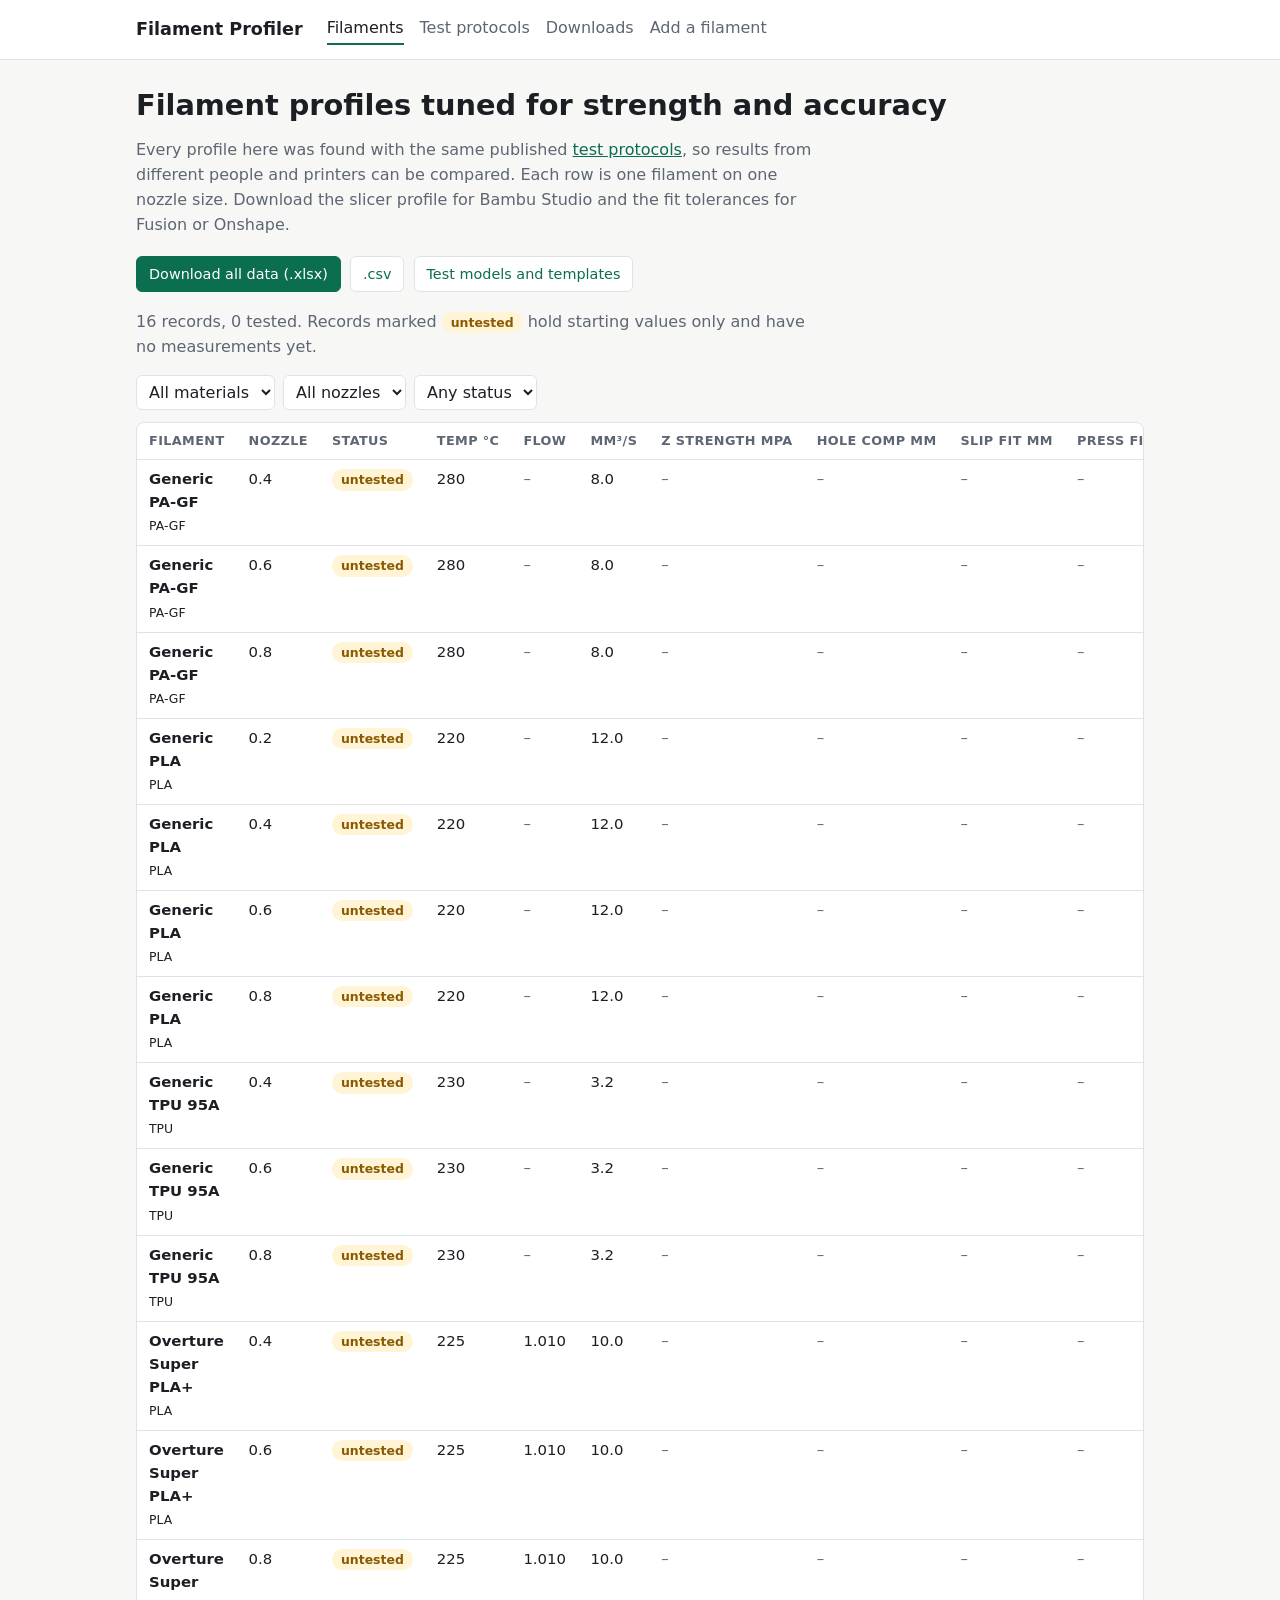
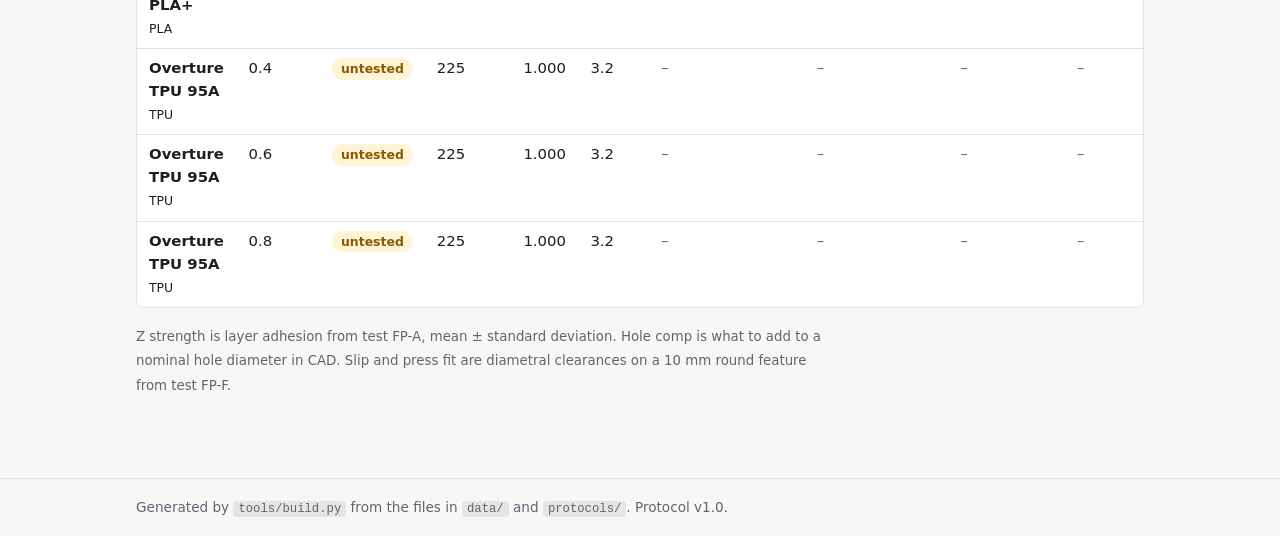
<file: docs/index.html>
<!doctype html>
<html lang="en"><head><meta charset="utf-8">
<meta name="viewport" content="width=device-width,initial-scale=1">
<title>Filaments · Filament Profiler</title>
<link rel="stylesheet" href="style.css"></head>
<body><header><div class="wrap"><a class="brand" href="index.html">Filament Profiler</a><nav><a href="index.html" class=on>Filaments</a><a href="protocols.html">Test protocols</a><a href="downloads.html">Downloads</a><a href="add.html">Add a filament</a></nav></div></header>
<main><div class="wrap">
<h1>Filament profiles tuned for strength and accuracy</h1>
<p class="lead">Every profile here was found with the same published <a href="protocols.html">test protocols</a>, so results from different people and printers can be compared. Each row is one filament on one nozzle size. Download the slicer profile for Bambu Studio and the fit tolerances for Fusion or Onshape.</p>
<p><a class="btn primary" href="downloads/exports/filament-profiler.xlsx" download>Download all data (.xlsx)</a>
<a class="btn" href="downloads/exports/filament-profiler.csv" download>.csv</a>
<a class="btn" href="downloads.html">Test models and templates</a></p>
<p class="lead">16 records, 0 tested. Records marked <span class="pill untested">untested</span> hold starting values only and have no measurements yet.</p>
<div class="filters">
<select id="fm" aria-label="Material"><option value="">All materials</option><option>PA-GF</option><option>PLA</option><option>TPU</option></select>
<select id="fn" aria-label="Nozzle"><option value="">All nozzles</option><option value="0.2">0.2 mm</option><option value="0.4">0.4 mm</option><option value="0.6">0.6 mm</option><option value="0.8">0.8 mm</option></select>
<select id="fs" aria-label="Status"><option value="">Any status</option><option>tested</option><option>untested</option></select>
</div>
<div class="tablewrap"><table id="t"><thead><tr><th>Filament</th><th>Nozzle</th><th>Status</th><th>Temp °C</th><th>Flow</th><th>mm³/s</th><th>Z strength MPa</th><th>Hole comp mm</th><th>Slip fit mm</th><th>Press fit mm</th><th>Downloads</th></tr></thead>
<tbody><tr data-mat="PA-GF" data-noz="0.4" data-status="untested"><td><strong>Generic PA-GF</strong><br><small>PA-GF</small></td><td class="num">0.4</td><td><span class="pill untested">untested</span></td><td class="num">280</td><td class="num"><span class="empty">–</span></td><td class="num">8.0</td><td class="num"><span class="empty">–</span></td><td class="num"><span class="empty">–</span></td><td class="num"><span class="empty">–</span></td><td class="num"><span class="empty">–</span></td><td><a class="btn" href="downloads/exports/bambu/generic-pa-gf__0.4.json" download>Slicer profile</a></td></tr><tr data-mat="PA-GF" data-noz="0.6" data-status="untested"><td><strong>Generic PA-GF</strong><br><small>PA-GF</small></td><td class="num">0.6</td><td><span class="pill untested">untested</span></td><td class="num">280</td><td class="num"><span class="empty">–</span></td><td class="num">8.0</td><td class="num"><span class="empty">–</span></td><td class="num"><span class="empty">–</span></td><td class="num"><span class="empty">–</span></td><td class="num"><span class="empty">–</span></td><td><a class="btn" href="downloads/exports/bambu/generic-pa-gf__0.6.json" download>Slicer profile</a></td></tr><tr data-mat="PA-GF" data-noz="0.8" data-status="untested"><td><strong>Generic PA-GF</strong><br><small>PA-GF</small></td><td class="num">0.8</td><td><span class="pill untested">untested</span></td><td class="num">280</td><td class="num"><span class="empty">–</span></td><td class="num">8.0</td><td class="num"><span class="empty">–</span></td><td class="num"><span class="empty">–</span></td><td class="num"><span class="empty">–</span></td><td class="num"><span class="empty">–</span></td><td><a class="btn" href="downloads/exports/bambu/generic-pa-gf__0.8.json" download>Slicer profile</a></td></tr><tr data-mat="PLA" data-noz="0.2" data-status="untested"><td><strong>Generic PLA</strong><br><small>PLA</small></td><td class="num">0.2</td><td><span class="pill untested">untested</span></td><td class="num">220</td><td class="num"><span class="empty">–</span></td><td class="num">12.0</td><td class="num"><span class="empty">–</span></td><td class="num"><span class="empty">–</span></td><td class="num"><span class="empty">–</span></td><td class="num"><span class="empty">–</span></td><td><a class="btn" href="downloads/exports/bambu/generic-pla__0.2.json" download>Slicer profile</a></td></tr><tr data-mat="PLA" data-noz="0.4" data-status="untested"><td><strong>Generic PLA</strong><br><small>PLA</small></td><td class="num">0.4</td><td><span class="pill untested">untested</span></td><td class="num">220</td><td class="num"><span class="empty">–</span></td><td class="num">12.0</td><td class="num"><span class="empty">–</span></td><td class="num"><span class="empty">–</span></td><td class="num"><span class="empty">–</span></td><td class="num"><span class="empty">–</span></td><td><a class="btn" href="downloads/exports/bambu/generic-pla__0.4.json" download>Slicer profile</a></td></tr><tr data-mat="PLA" data-noz="0.6" data-status="untested"><td><strong>Generic PLA</strong><br><small>PLA</small></td><td class="num">0.6</td><td><span class="pill untested">untested</span></td><td class="num">220</td><td class="num"><span class="empty">–</span></td><td class="num">12.0</td><td class="num"><span class="empty">–</span></td><td class="num"><span class="empty">–</span></td><td class="num"><span class="empty">–</span></td><td class="num"><span class="empty">–</span></td><td><a class="btn" href="downloads/exports/bambu/generic-pla__0.6.json" download>Slicer profile</a></td></tr><tr data-mat="PLA" data-noz="0.8" data-status="untested"><td><strong>Generic PLA</strong><br><small>PLA</small></td><td class="num">0.8</td><td><span class="pill untested">untested</span></td><td class="num">220</td><td class="num"><span class="empty">–</span></td><td class="num">12.0</td><td class="num"><span class="empty">–</span></td><td class="num"><span class="empty">–</span></td><td class="num"><span class="empty">–</span></td><td class="num"><span class="empty">–</span></td><td><a class="btn" href="downloads/exports/bambu/generic-pla__0.8.json" download>Slicer profile</a></td></tr><tr data-mat="TPU" data-noz="0.4" data-status="untested"><td><strong>Generic TPU 95A</strong><br><small>TPU</small></td><td class="num">0.4</td><td><span class="pill untested">untested</span></td><td class="num">230</td><td class="num"><span class="empty">–</span></td><td class="num">3.2</td><td class="num"><span class="empty">–</span></td><td class="num"><span class="empty">–</span></td><td class="num"><span class="empty">–</span></td><td class="num"><span class="empty">–</span></td><td><a class="btn" href="downloads/exports/bambu/generic-tpu-95a__0.4.json" download>Slicer profile</a></td></tr><tr data-mat="TPU" data-noz="0.6" data-status="untested"><td><strong>Generic TPU 95A</strong><br><small>TPU</small></td><td class="num">0.6</td><td><span class="pill untested">untested</span></td><td class="num">230</td><td class="num"><span class="empty">–</span></td><td class="num">3.2</td><td class="num"><span class="empty">–</span></td><td class="num"><span class="empty">–</span></td><td class="num"><span class="empty">–</span></td><td class="num"><span class="empty">–</span></td><td><a class="btn" href="downloads/exports/bambu/generic-tpu-95a__0.6.json" download>Slicer profile</a></td></tr><tr data-mat="TPU" data-noz="0.8" data-status="untested"><td><strong>Generic TPU 95A</strong><br><small>TPU</small></td><td class="num">0.8</td><td><span class="pill untested">untested</span></td><td class="num">230</td><td class="num"><span class="empty">–</span></td><td class="num">3.2</td><td class="num"><span class="empty">–</span></td><td class="num"><span class="empty">–</span></td><td class="num"><span class="empty">–</span></td><td class="num"><span class="empty">–</span></td><td><a class="btn" href="downloads/exports/bambu/generic-tpu-95a__0.8.json" download>Slicer profile</a></td></tr><tr data-mat="PLA" data-noz="0.4" data-status="untested"><td><strong>Overture Super PLA+</strong><br><small>PLA</small></td><td class="num">0.4</td><td><span class="pill untested">untested</span></td><td class="num">225</td><td class="num">1.010</td><td class="num">10.0</td><td class="num"><span class="empty">–</span></td><td class="num"><span class="empty">–</span></td><td class="num"><span class="empty">–</span></td><td class="num"><span class="empty">–</span></td><td><a class="btn" href="downloads/exports/bambu/overture-super-pla-plus__0.4.json" download>Slicer profile</a></td></tr><tr data-mat="PLA" data-noz="0.6" data-status="untested"><td><strong>Overture Super PLA+</strong><br><small>PLA</small></td><td class="num">0.6</td><td><span class="pill untested">untested</span></td><td class="num">225</td><td class="num">1.010</td><td class="num">10.0</td><td class="num"><span class="empty">–</span></td><td class="num"><span class="empty">–</span></td><td class="num"><span class="empty">–</span></td><td class="num"><span class="empty">–</span></td><td><a class="btn" href="downloads/exports/bambu/overture-super-pla-plus__0.6.json" download>Slicer profile</a></td></tr><tr data-mat="PLA" data-noz="0.8" data-status="untested"><td><strong>Overture Super PLA+</strong><br><small>PLA</small></td><td class="num">0.8</td><td><span class="pill untested">untested</span></td><td class="num">225</td><td class="num">1.010</td><td class="num">10.0</td><td class="num"><span class="empty">–</span></td><td class="num"><span class="empty">–</span></td><td class="num"><span class="empty">–</span></td><td class="num"><span class="empty">–</span></td><td><a class="btn" href="downloads/exports/bambu/overture-super-pla-plus__0.8.json" download>Slicer profile</a></td></tr><tr data-mat="TPU" data-noz="0.4" data-status="untested"><td><strong>Overture TPU 95A</strong><br><small>TPU</small></td><td class="num">0.4</td><td><span class="pill untested">untested</span></td><td class="num">225</td><td class="num">1.000</td><td class="num">3.2</td><td class="num"><span class="empty">–</span></td><td class="num"><span class="empty">–</span></td><td class="num"><span class="empty">–</span></td><td class="num"><span class="empty">–</span></td><td><a class="btn" href="downloads/exports/bambu/overture-tpu-95a__0.4.json" download>Slicer profile</a></td></tr><tr data-mat="TPU" data-noz="0.6" data-status="untested"><td><strong>Overture TPU 95A</strong><br><small>TPU</small></td><td class="num">0.6</td><td><span class="pill untested">untested</span></td><td class="num">225</td><td class="num">1.000</td><td class="num">3.2</td><td class="num"><span class="empty">–</span></td><td class="num"><span class="empty">–</span></td><td class="num"><span class="empty">–</span></td><td class="num"><span class="empty">–</span></td><td><a class="btn" href="downloads/exports/bambu/overture-tpu-95a__0.6.json" download>Slicer profile</a></td></tr><tr data-mat="TPU" data-noz="0.8" data-status="untested"><td><strong>Overture TPU 95A</strong><br><small>TPU</small></td><td class="num">0.8</td><td><span class="pill untested">untested</span></td><td class="num">225</td><td class="num">1.000</td><td class="num">3.2</td><td class="num"><span class="empty">–</span></td><td class="num"><span class="empty">–</span></td><td class="num"><span class="empty">–</span></td><td class="num"><span class="empty">–</span></td><td><a class="btn" href="downloads/exports/bambu/overture-tpu-95a__0.8.json" download>Slicer profile</a></td></tr></tbody></table></div>
<p class="lead"><small>Z strength is layer adhesion from test FP-A, mean ± standard deviation. Hole comp is what to add to a nominal hole diameter in CAD. Slip and press fit are diametral clearances on a 10 mm round feature from test FP-F.</small></p>
<script>
const f=['fm','fn','fs'].map(i=>document.getElementById(i));
function go(){document.querySelectorAll('#t tbody tr').forEach(r=>{
r.hidden=(f[0].value&&r.dataset.mat!==f[0].value)||(f[1].value&&r.dataset.noz!==f[1].value)||(f[2].value&&r.dataset.status!==f[2].value)})}
f.forEach(e=>e.addEventListener('change',go));
</script></div></main>
<footer><div class="wrap">Generated by <code>tools/build.py</code> from the files in <code>data/</code> and <code>protocols/</code>. Protocol v1.0.</div></footer>
</body></html>
</file>
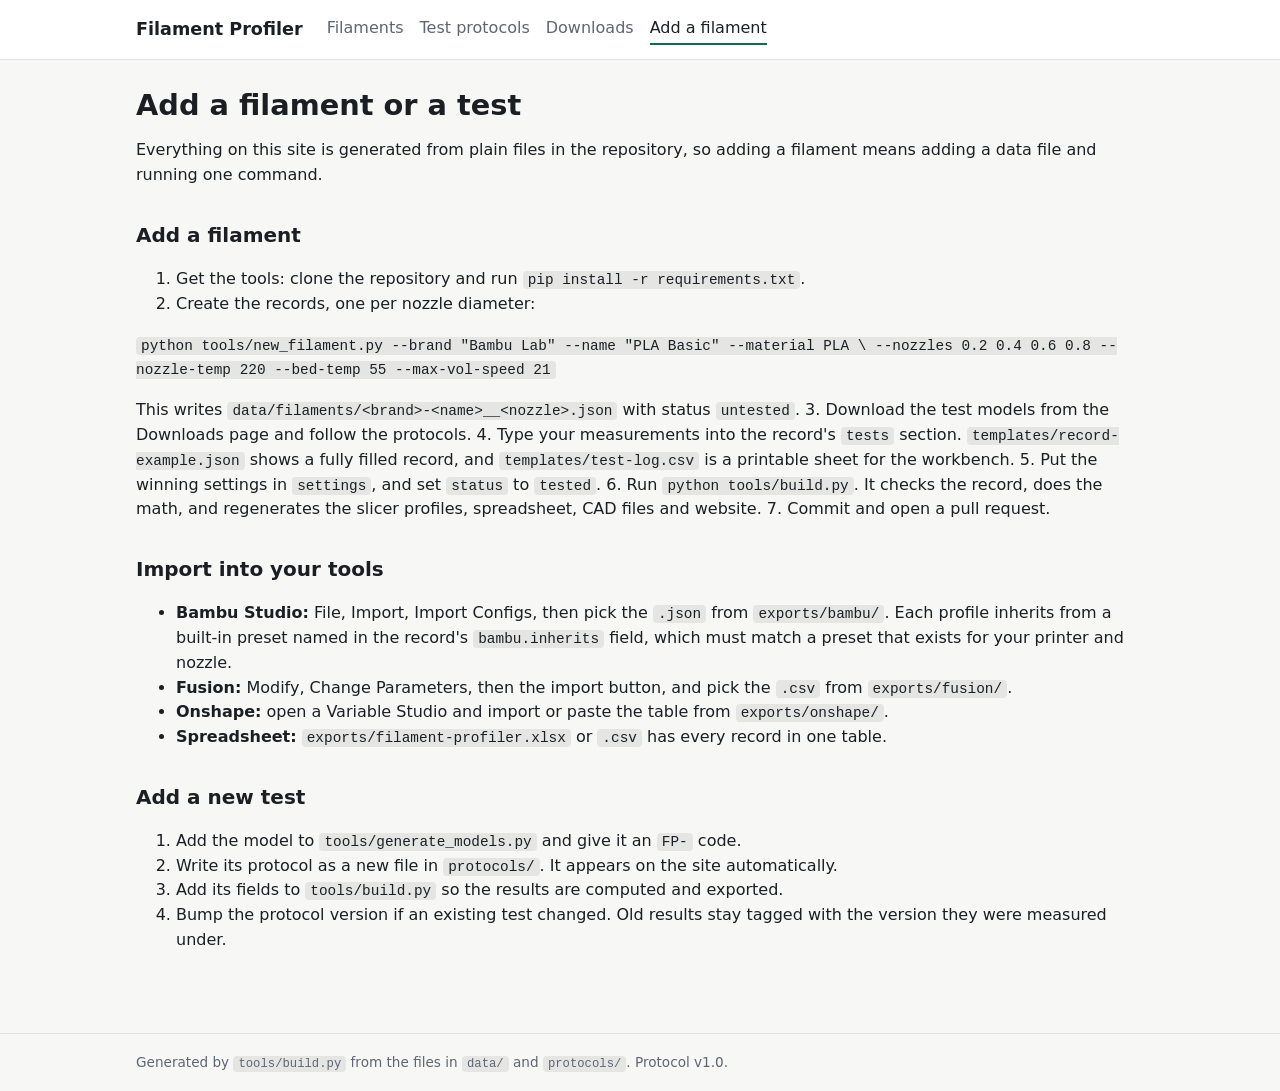
<file: docs/add.html>
<!doctype html>
<html lang="en"><head><meta charset="utf-8">
<meta name="viewport" content="width=device-width,initial-scale=1">
<title>Add a filament or a test · Filament Profiler</title>
<link rel="stylesheet" href="style.css"></head>
<body><header><div class="wrap"><a class="brand" href="index.html">Filament Profiler</a><nav><a href="index.html">Filaments</a><a href="protocols.html">Test protocols</a><a href="downloads.html">Downloads</a><a href="add.html" class=on>Add a filament</a></nav></div></header>
<main><div class="wrap"><h1>Add a filament or a test</h1>
<p>Everything on this site is generated from plain files in the repository, so adding a filament means adding a data file and running one command.</p>
<h2>Add a filament</h2>
<ol>
<li>Get the tools: clone the repository and run <code>pip install -r requirements.txt</code>.</li>
<li>Create the records, one per nozzle diameter:</li>
</ol>
<p><code>python tools/new_filament.py --brand "Bambu Lab" --name "PLA Basic" --material PLA \
       --nozzles 0.2 0.4 0.6 0.8 --nozzle-temp 220 --bed-temp 55 --max-vol-speed 21</code></p>
<p>This writes <code>data/filaments/&lt;brand&gt;-&lt;name&gt;__&lt;nozzle&gt;.json</code> with status <code>untested</code>.
3. Download the test models from the Downloads page and follow the protocols.
4. Type your measurements into the record's <code>tests</code> section. <code>templates/record-example.json</code> shows a fully filled record, and <code>templates/test-log.csv</code> is a printable sheet for the workbench.
5. Put the winning settings in <code>settings</code>, and set <code>status</code> to <code>tested</code>.
6. Run <code>python tools/build.py</code>. It checks the record, does the math, and regenerates the slicer profiles, spreadsheet, CAD files and website.
7. Commit and open a pull request.</p>
<h2>Import into your tools</h2>
<ul>
<li><strong>Bambu Studio:</strong> File, Import, Import Configs, then pick the <code>.json</code> from <code>exports/bambu/</code>. Each profile inherits from a built-in preset named in the record's <code>bambu.inherits</code> field, which must match a preset that exists for your printer and nozzle.</li>
<li><strong>Fusion:</strong> Modify, Change Parameters, then the import button, and pick the <code>.csv</code> from <code>exports/fusion/</code>.</li>
<li><strong>Onshape:</strong> open a Variable Studio and import or paste the table from <code>exports/onshape/</code>.</li>
<li><strong>Spreadsheet:</strong> <code>exports/filament-profiler.xlsx</code> or <code>.csv</code> has every record in one table.</li>
</ul>
<h2>Add a new test</h2>
<ol>
<li>Add the model to <code>tools/generate_models.py</code> and give it an <code>FP-</code> code.</li>
<li>Write its protocol as a new file in <code>protocols/</code>. It appears on the site automatically.</li>
<li>Add its fields to <code>tools/build.py</code> so the results are computed and exported.</li>
<li>Bump the protocol version if an existing test changed. Old results stay tagged with the version they were measured under.</li>
</ol></div></main>
<footer><div class="wrap">Generated by <code>tools/build.py</code> from the files in <code>data/</code> and <code>protocols/</code>. Protocol v1.0.</div></footer>
</body></html>
</file>
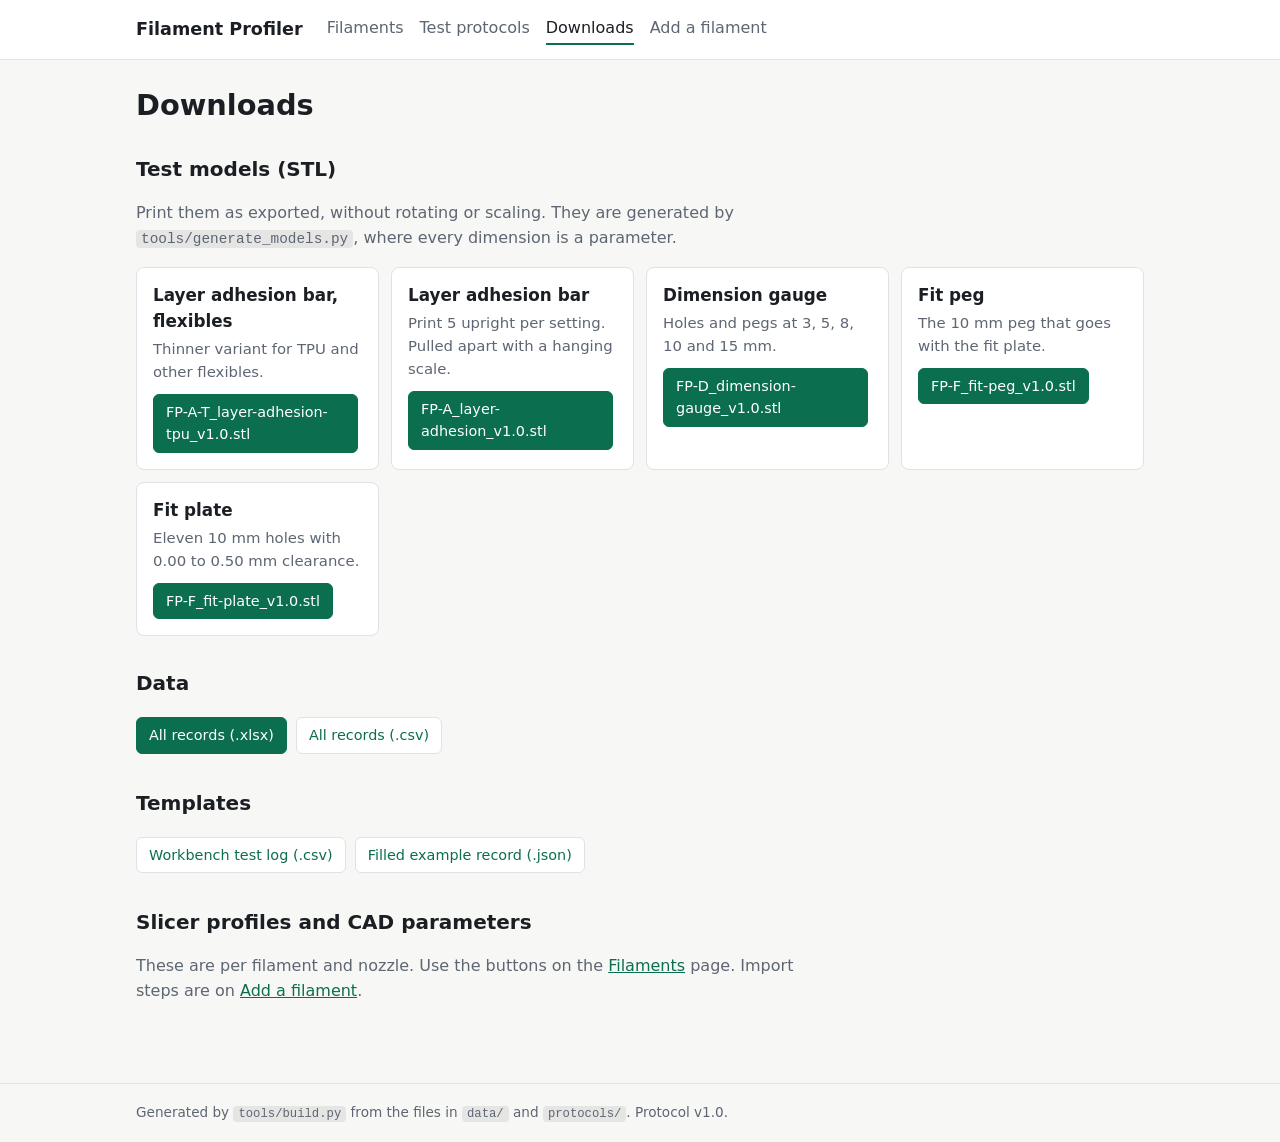
<file: docs/downloads.html>
<!doctype html>
<html lang="en"><head><meta charset="utf-8">
<meta name="viewport" content="width=device-width,initial-scale=1">
<title>Downloads · Filament Profiler</title>
<link rel="stylesheet" href="style.css"></head>
<body><header><div class="wrap"><a class="brand" href="index.html">Filament Profiler</a><nav><a href="index.html">Filaments</a><a href="protocols.html">Test protocols</a><a href="downloads.html" class=on>Downloads</a><a href="add.html">Add a filament</a></nav></div></header>
<main><div class="wrap">
<h1>Downloads</h1>
<h2>Test models (STL)</h2>
<p class="lead">Print them as exported, without rotating or scaling. They are generated by <code>tools/generate_models.py</code>, where every dimension is a parameter.</p>
<div class="grid"><div class="card"><h3>Layer adhesion bar, flexibles</h3><p>Thinner variant for TPU and other flexibles.</p><a class="btn primary" href="downloads/models/FP-A-T_layer-adhesion-tpu_v1.0.stl" download>FP-A-T_layer-adhesion-tpu_v1.0.stl</a></div><div class="card"><h3>Layer adhesion bar</h3><p>Print 5 upright per setting. Pulled apart with a hanging scale.</p><a class="btn primary" href="downloads/models/FP-A_layer-adhesion_v1.0.stl" download>FP-A_layer-adhesion_v1.0.stl</a></div><div class="card"><h3>Dimension gauge</h3><p>Holes and pegs at 3, 5, 8, 10 and 15 mm.</p><a class="btn primary" href="downloads/models/FP-D_dimension-gauge_v1.0.stl" download>FP-D_dimension-gauge_v1.0.stl</a></div><div class="card"><h3>Fit peg</h3><p>The 10 mm peg that goes with the fit plate.</p><a class="btn primary" href="downloads/models/FP-F_fit-peg_v1.0.stl" download>FP-F_fit-peg_v1.0.stl</a></div><div class="card"><h3>Fit plate</h3><p>Eleven 10 mm holes with 0.00 to 0.50 mm clearance.</p><a class="btn primary" href="downloads/models/FP-F_fit-plate_v1.0.stl" download>FP-F_fit-plate_v1.0.stl</a></div></div>
<h2>Data</h2>
<p><a class="btn primary" href="downloads/exports/filament-profiler.xlsx" download>All records (.xlsx)</a>
<a class="btn" href="downloads/exports/filament-profiler.csv" download>All records (.csv)</a></p>
<h2>Templates</h2>
<p><a class="btn" href="downloads/templates/test-log.csv" download>Workbench test log (.csv)</a>
<a class="btn" href="downloads/templates/record-example.json" download>Filled example record (.json)</a></p>
<h2>Slicer profiles and CAD parameters</h2>
<p class="lead">These are per filament and nozzle. Use the buttons on the <a href="index.html">Filaments</a> page. Import steps are on <a href="add.html">Add a filament</a>.</p></div></main>
<footer><div class="wrap">Generated by <code>tools/build.py</code> from the files in <code>data/</code> and <code>protocols/</code>. Protocol v1.0.</div></footer>
</body></html>
</file>
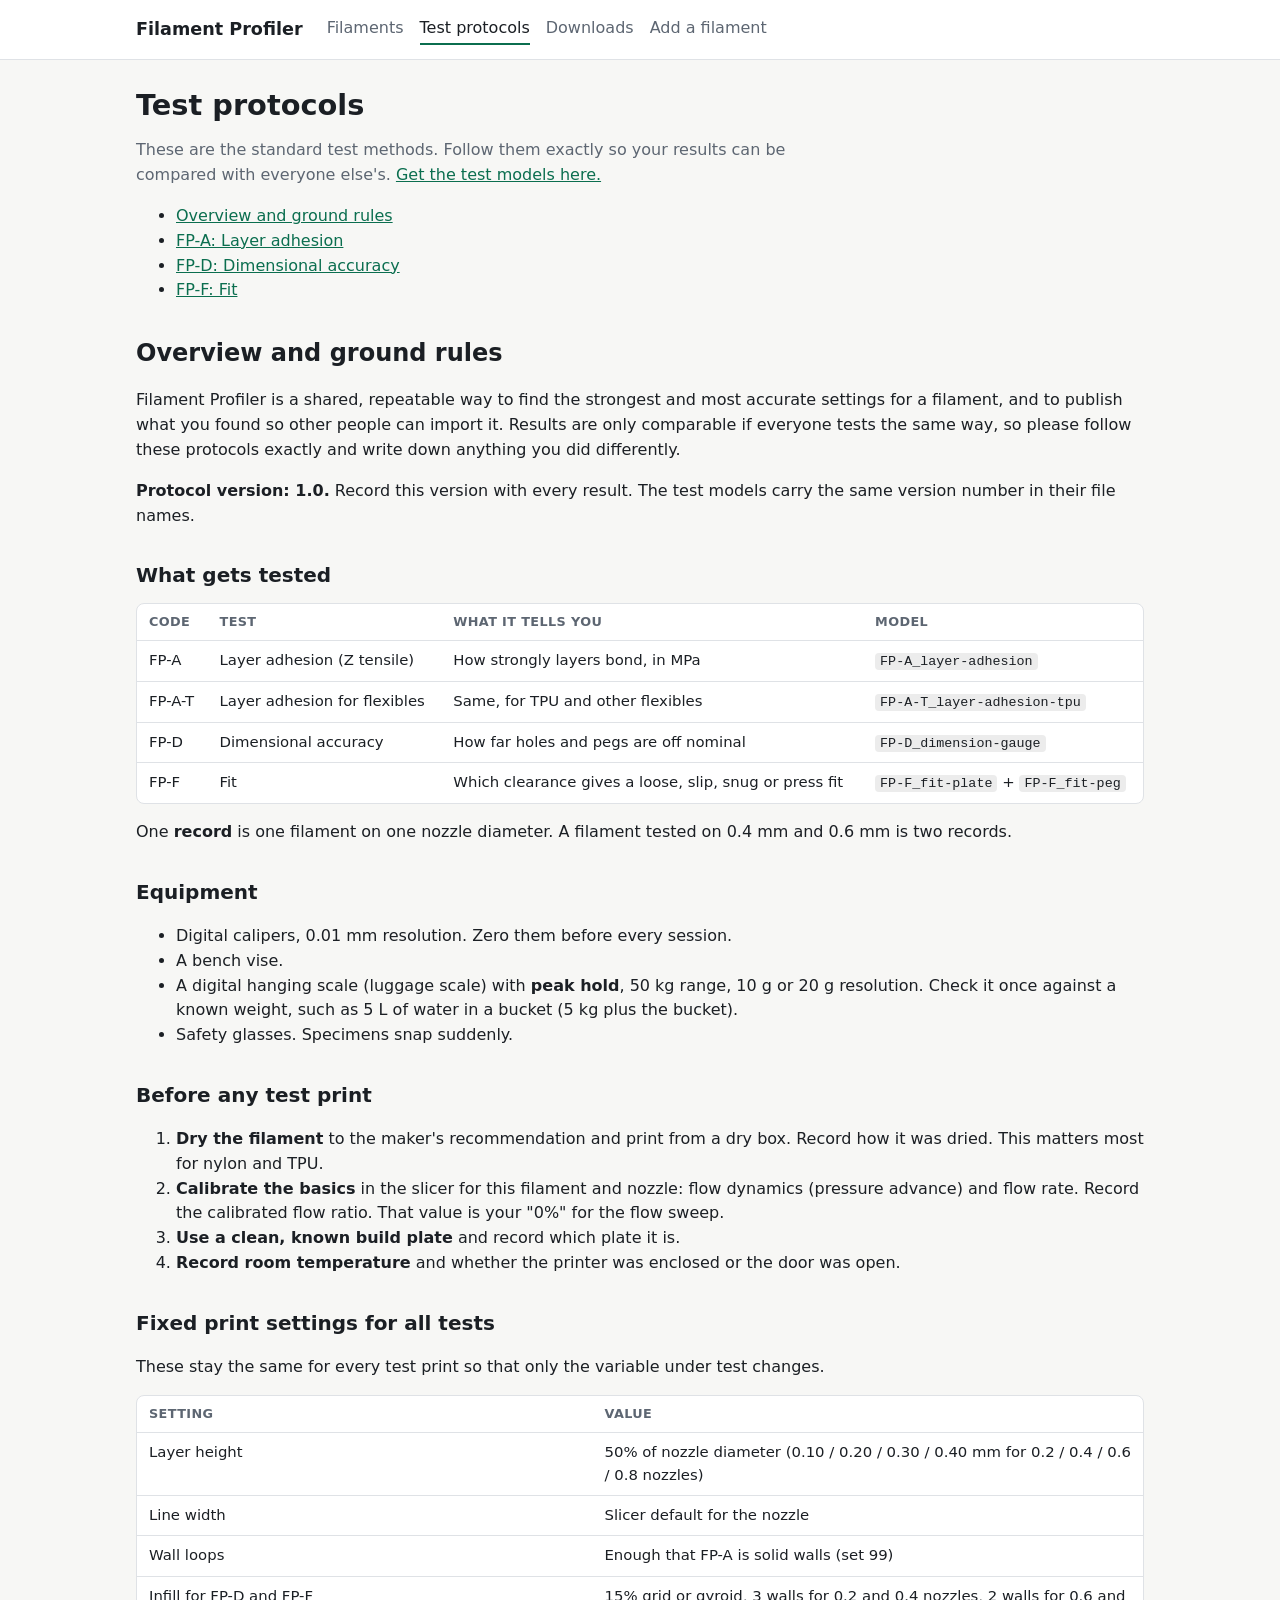
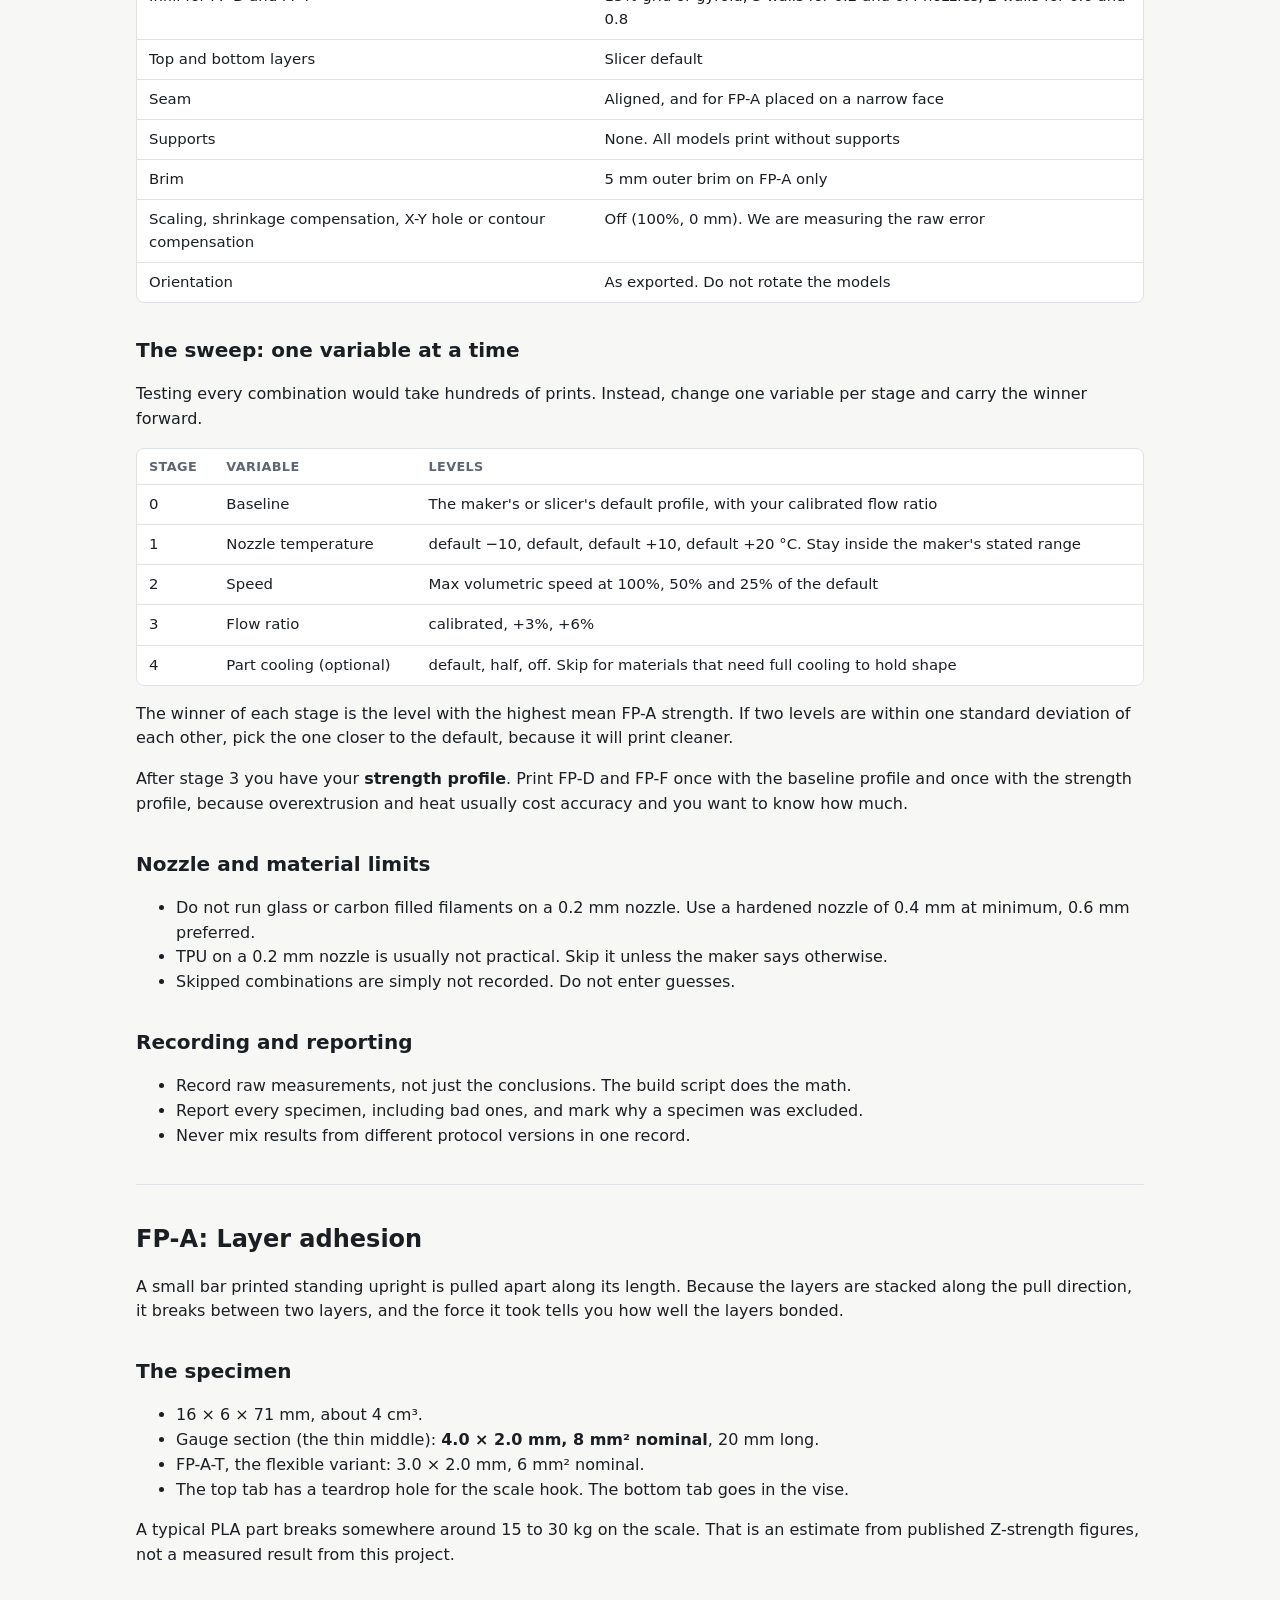
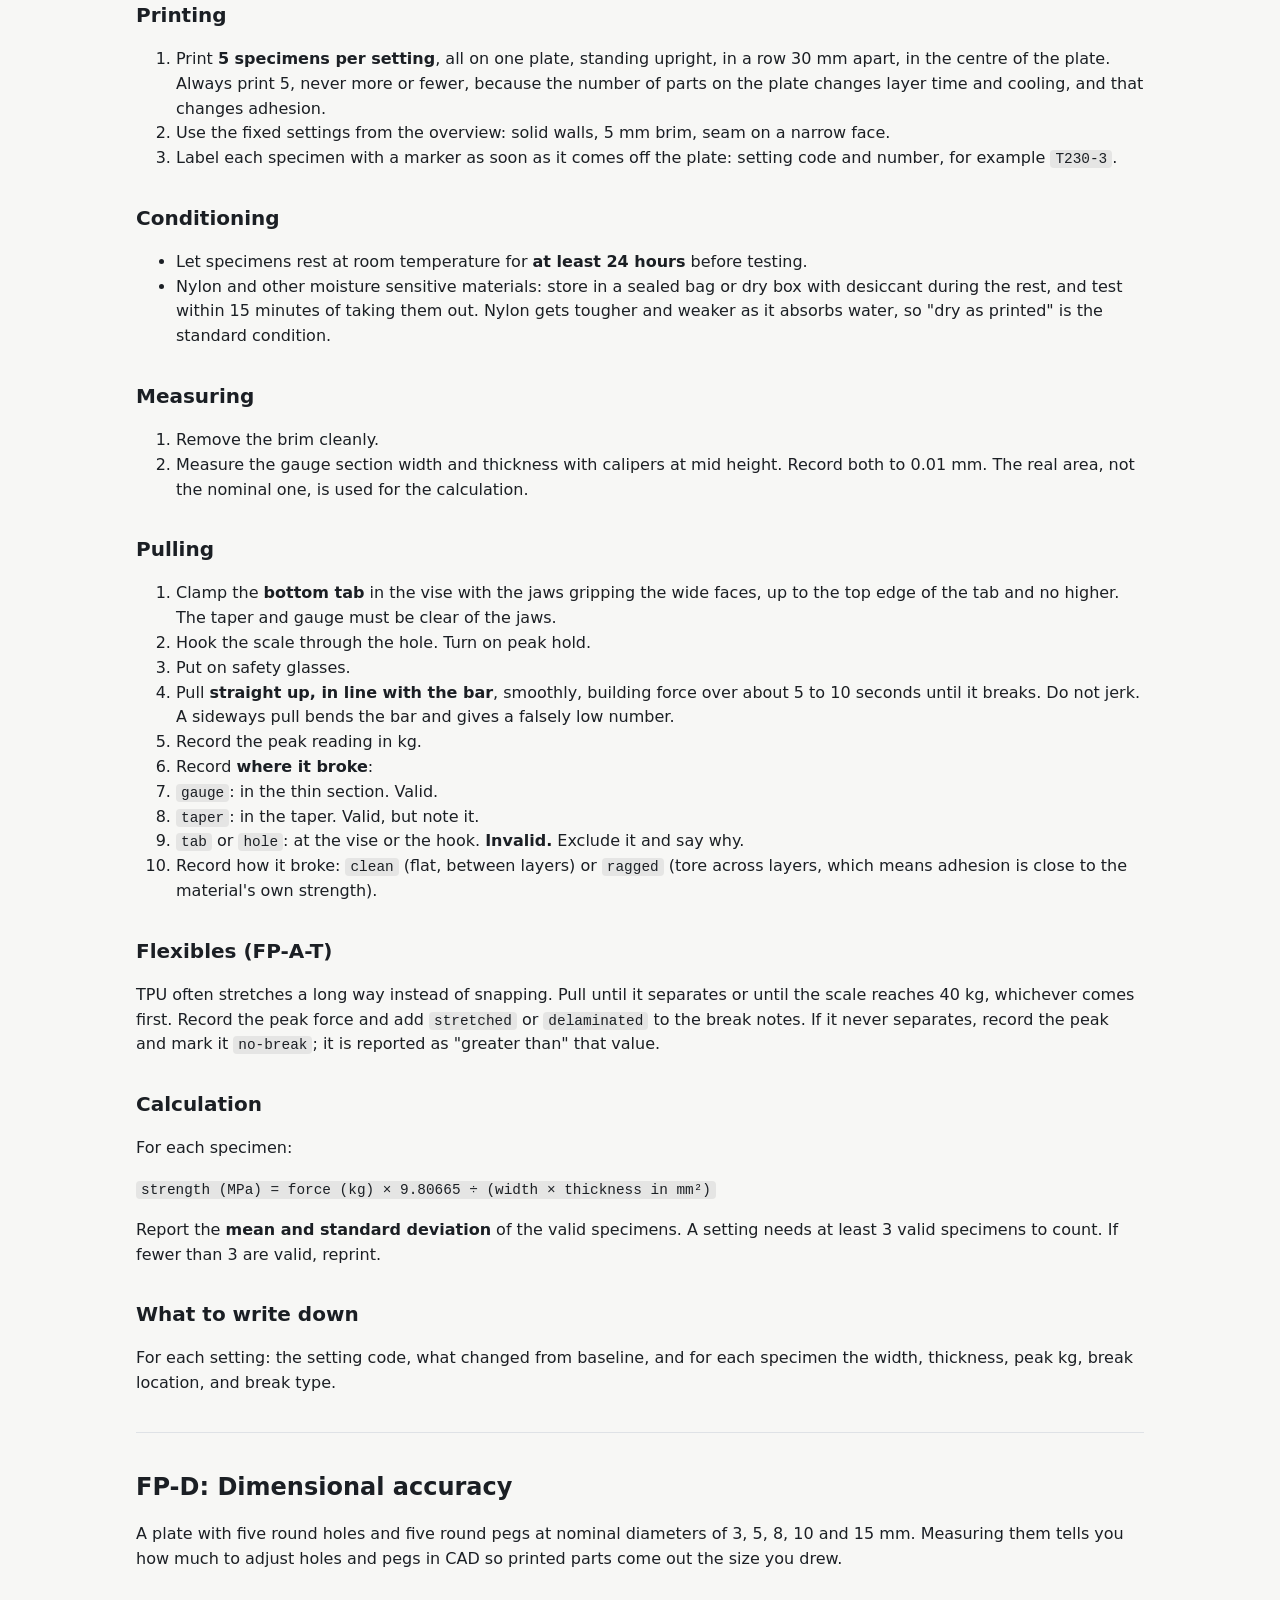
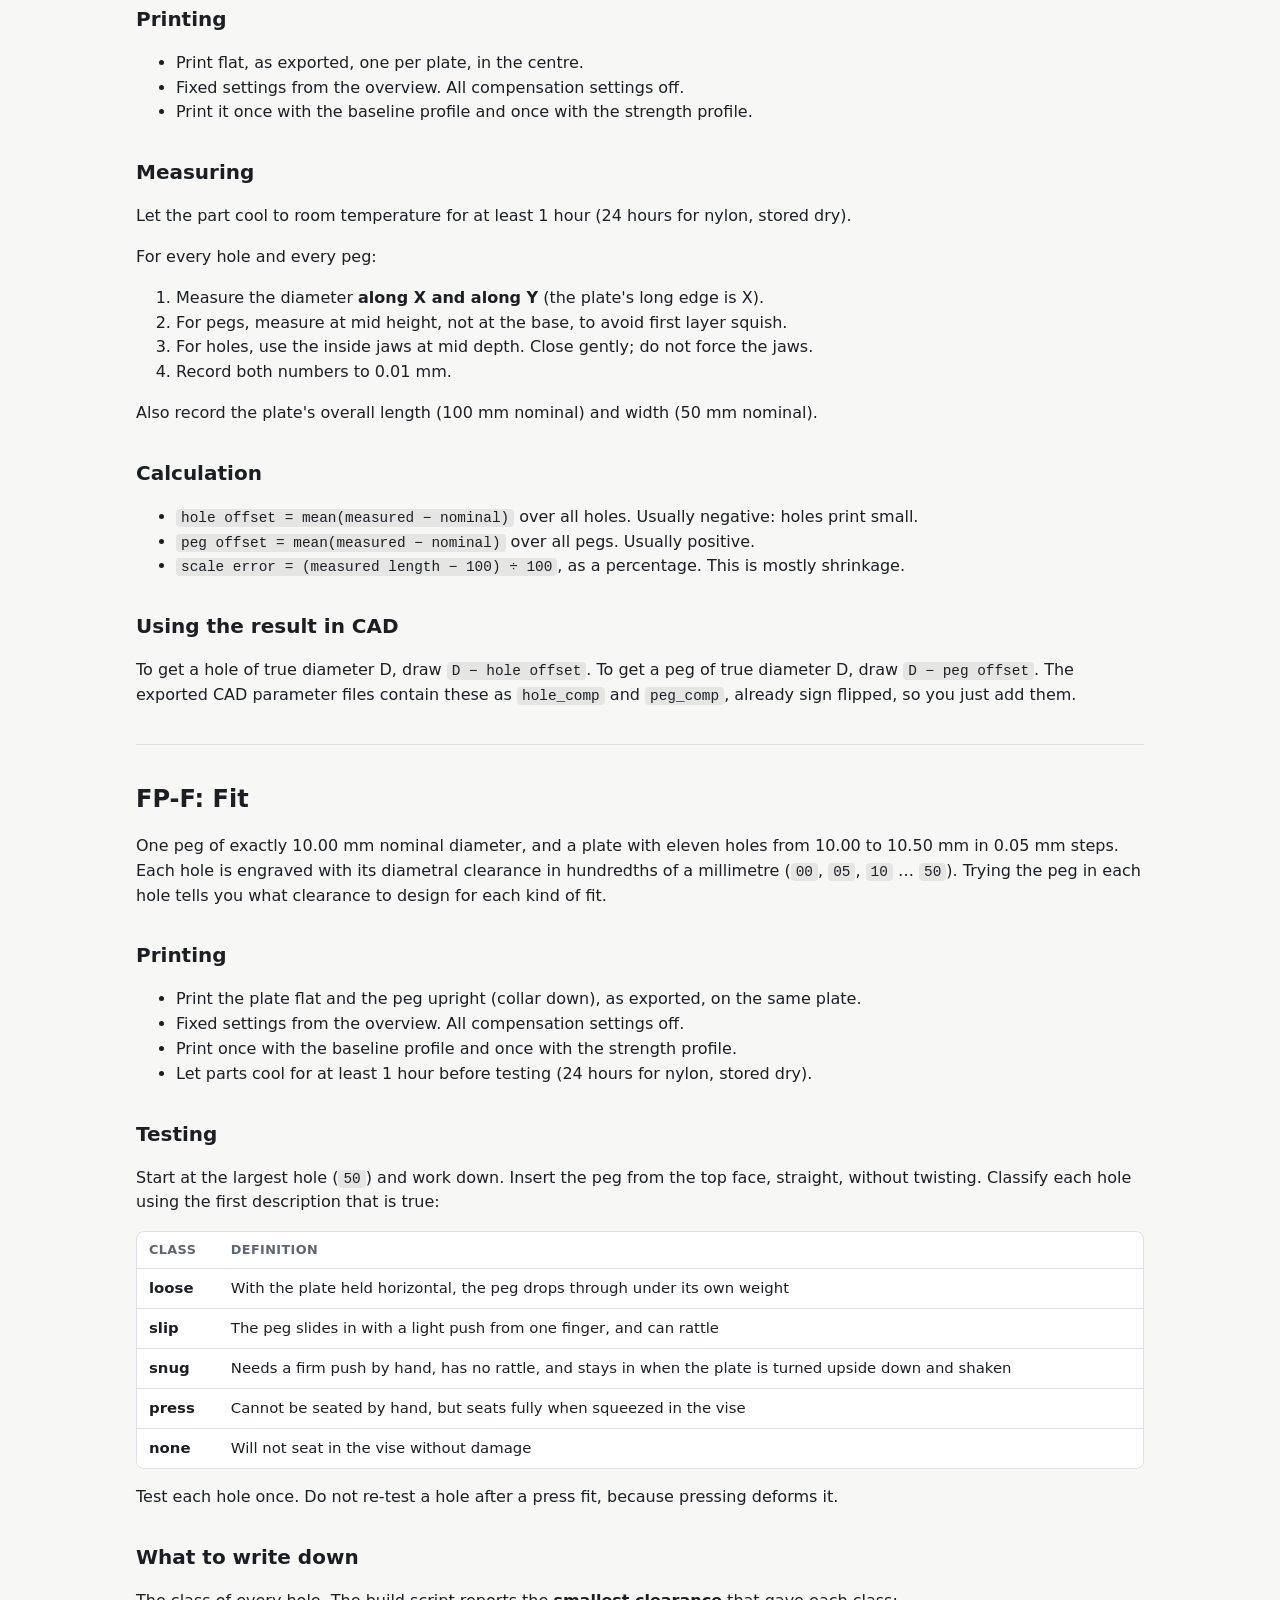
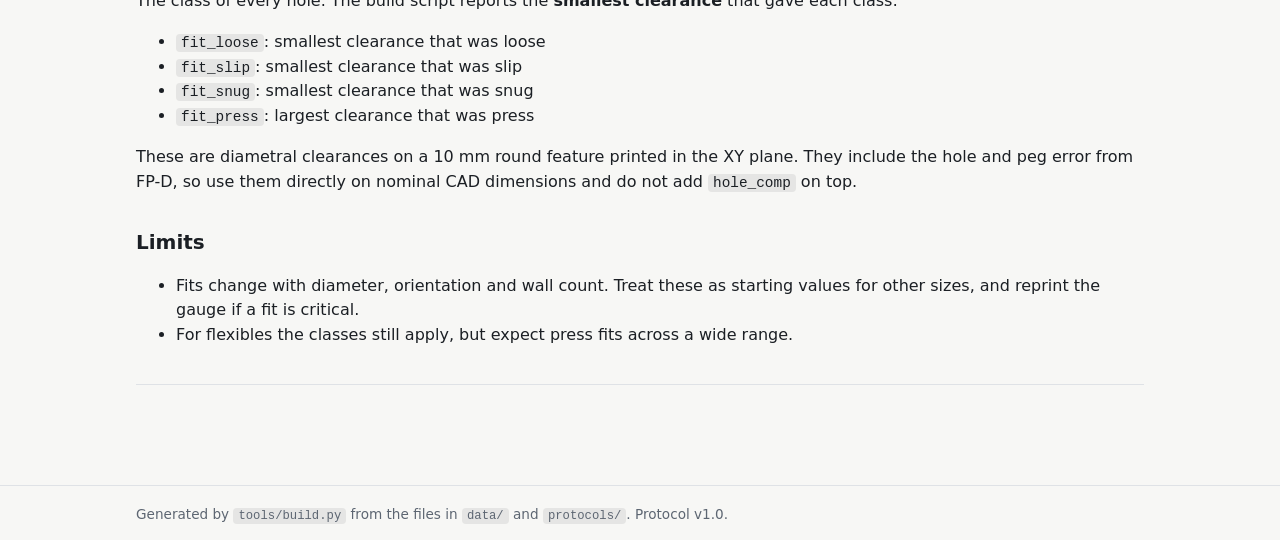
<file: docs/protocols.html>
<!doctype html>
<html lang="en"><head><meta charset="utf-8">
<meta name="viewport" content="width=device-width,initial-scale=1">
<title>Test protocols · Filament Profiler</title>
<link rel="stylesheet" href="style.css"></head>
<body><header><div class="wrap"><a class="brand" href="index.html">Filament Profiler</a><nav><a href="index.html">Filaments</a><a href="protocols.html" class=on>Test protocols</a><a href="downloads.html">Downloads</a><a href="add.html">Add a filament</a></nav></div></header>
<main><div class="wrap"><h1>Test protocols</h1><p class="lead">These are the standard test methods. Follow them exactly so your results can be compared with everyone else's. <a href="downloads.html">Get the test models here.</a></p><ul><li><a href="#00-overview">Overview and ground rules</a></li><li><a href="#01-layer-adhesion">FP-A: Layer adhesion</a></li><li><a href="#02-dimension">FP-D: Dimensional accuracy</a></li><li><a href="#03-fit">FP-F: Fit</a></li></ul><section><h2 id="00-overview" style="font-size:1.5rem">Overview and ground rules</h2>
<p>Filament Profiler is a shared, repeatable way to find the strongest and most accurate settings for a filament, and to publish what you found so other people can import it. Results are only comparable if everyone tests the same way, so please follow these protocols exactly and write down anything you did differently.</p>
<p><strong>Protocol version: 1.0.</strong> Record this version with every result. The test models carry the same version number in their file names.</p>
<h2>What gets tested</h2>
<div class="tablewrap"><table>
<thead>
<tr>
<th>Code</th>
<th>Test</th>
<th>What it tells you</th>
<th>Model</th>
</tr>
</thead>
<tbody>
<tr>
<td>FP-A</td>
<td>Layer adhesion (Z tensile)</td>
<td>How strongly layers bond, in MPa</td>
<td><code>FP-A_layer-adhesion</code></td>
</tr>
<tr>
<td>FP-A-T</td>
<td>Layer adhesion for flexibles</td>
<td>Same, for TPU and other flexibles</td>
<td><code>FP-A-T_layer-adhesion-tpu</code></td>
</tr>
<tr>
<td>FP-D</td>
<td>Dimensional accuracy</td>
<td>How far holes and pegs are off nominal</td>
<td><code>FP-D_dimension-gauge</code></td>
</tr>
<tr>
<td>FP-F</td>
<td>Fit</td>
<td>Which clearance gives a loose, slip, snug or press fit</td>
<td><code>FP-F_fit-plate</code> + <code>FP-F_fit-peg</code></td>
</tr>
</tbody>
</table></div>
<p>One <strong>record</strong> is one filament on one nozzle diameter. A filament tested on 0.4 mm and 0.6 mm is two records.</p>
<h2>Equipment</h2>
<ul>
<li>Digital calipers, 0.01 mm resolution. Zero them before every session.</li>
<li>A bench vise.</li>
<li>A digital hanging scale (luggage scale) with <strong>peak hold</strong>, 50 kg range, 10 g or 20 g resolution. Check it once against a known weight, such as 5 L of water in a bucket (5 kg plus the bucket).</li>
<li>Safety glasses. Specimens snap suddenly.</li>
</ul>
<h2>Before any test print</h2>
<ol>
<li><strong>Dry the filament</strong> to the maker's recommendation and print from a dry box. Record how it was dried. This matters most for nylon and TPU.</li>
<li><strong>Calibrate the basics</strong> in the slicer for this filament and nozzle: flow dynamics (pressure advance) and flow rate. Record the calibrated flow ratio. That value is your "0%" for the flow sweep.</li>
<li><strong>Use a clean, known build plate</strong> and record which plate it is.</li>
<li><strong>Record room temperature</strong> and whether the printer was enclosed or the door was open.</li>
</ol>
<h2>Fixed print settings for all tests</h2>
<p>These stay the same for every test print so that only the variable under test changes.</p>
<div class="tablewrap"><table>
<thead>
<tr>
<th>Setting</th>
<th>Value</th>
</tr>
</thead>
<tbody>
<tr>
<td>Layer height</td>
<td>50% of nozzle diameter (0.10 / 0.20 / 0.30 / 0.40 mm for 0.2 / 0.4 / 0.6 / 0.8 nozzles)</td>
</tr>
<tr>
<td>Line width</td>
<td>Slicer default for the nozzle</td>
</tr>
<tr>
<td>Wall loops</td>
<td>Enough that FP-A is solid walls (set 99)</td>
</tr>
<tr>
<td>Infill for FP-D and FP-F</td>
<td>15% grid or gyroid, 3 walls for 0.2 and 0.4 nozzles, 2 walls for 0.6 and 0.8</td>
</tr>
<tr>
<td>Top and bottom layers</td>
<td>Slicer default</td>
</tr>
<tr>
<td>Seam</td>
<td>Aligned, and for FP-A placed on a narrow face</td>
</tr>
<tr>
<td>Supports</td>
<td>None. All models print without supports</td>
</tr>
<tr>
<td>Brim</td>
<td>5 mm outer brim on FP-A only</td>
</tr>
<tr>
<td>Scaling, shrinkage compensation, X-Y hole or contour compensation</td>
<td>Off (100%, 0 mm). We are measuring the raw error</td>
</tr>
<tr>
<td>Orientation</td>
<td>As exported. Do not rotate the models</td>
</tr>
</tbody>
</table></div>
<h2>The sweep: one variable at a time</h2>
<p>Testing every combination would take hundreds of prints. Instead, change one variable per stage and carry the winner forward.</p>
<div class="tablewrap"><table>
<thead>
<tr>
<th>Stage</th>
<th>Variable</th>
<th>Levels</th>
</tr>
</thead>
<tbody>
<tr>
<td>0</td>
<td>Baseline</td>
<td>The maker's or slicer's default profile, with your calibrated flow ratio</td>
</tr>
<tr>
<td>1</td>
<td>Nozzle temperature</td>
<td>default −10, default, default +10, default +20 °C. Stay inside the maker's stated range</td>
</tr>
<tr>
<td>2</td>
<td>Speed</td>
<td>Max volumetric speed at 100%, 50% and 25% of the default</td>
</tr>
<tr>
<td>3</td>
<td>Flow ratio</td>
<td>calibrated, +3%, +6%</td>
</tr>
<tr>
<td>4</td>
<td>Part cooling (optional)</td>
<td>default, half, off. Skip for materials that need full cooling to hold shape</td>
</tr>
</tbody>
</table></div>
<p>The winner of each stage is the level with the highest mean FP-A strength. If two levels are within one standard deviation of each other, pick the one closer to the default, because it will print cleaner.</p>
<p>After stage 3 you have your <strong>strength profile</strong>. Print FP-D and FP-F once with the baseline profile and once with the strength profile, because overextrusion and heat usually cost accuracy and you want to know how much.</p>
<h2>Nozzle and material limits</h2>
<ul>
<li>Do not run glass or carbon filled filaments on a 0.2 mm nozzle. Use a hardened nozzle of 0.4 mm at minimum, 0.6 mm preferred.</li>
<li>TPU on a 0.2 mm nozzle is usually not practical. Skip it unless the maker says otherwise.</li>
<li>Skipped combinations are simply not recorded. Do not enter guesses.</li>
</ul>
<h2>Recording and reporting</h2>
<ul>
<li>Record raw measurements, not just the conclusions. The build script does the math.</li>
<li>Report every specimen, including bad ones, and mark why a specimen was excluded.</li>
<li>Never mix results from different protocol versions in one record.</li>
</ul></section><hr style='border:0;border-top:1px solid var(--line);margin:36px 0'><section><h2 id="01-layer-adhesion" style="font-size:1.5rem">FP-A: Layer adhesion</h2>
<p>A small bar printed standing upright is pulled apart along its length. Because the layers are stacked along the pull direction, it breaks between two layers, and the force it took tells you how well the layers bonded.</p>
<h2>The specimen</h2>
<ul>
<li>16 × 6 × 71 mm, about 4 cm³.</li>
<li>Gauge section (the thin middle): <strong>4.0 × 2.0 mm, 8 mm² nominal</strong>, 20 mm long.</li>
<li>FP-A-T, the flexible variant: 3.0 × 2.0 mm, 6 mm² nominal.</li>
<li>The top tab has a teardrop hole for the scale hook. The bottom tab goes in the vise.</li>
</ul>
<p>A typical PLA part breaks somewhere around 15 to 30 kg on the scale. That is an estimate from published Z-strength figures, not a measured result from this project.</p>
<h2>Printing</h2>
<ol>
<li>Print <strong>5 specimens per setting</strong>, all on one plate, standing upright, in a row 30 mm apart, in the centre of the plate. Always print 5, never more or fewer, because the number of parts on the plate changes layer time and cooling, and that changes adhesion.</li>
<li>Use the fixed settings from the overview: solid walls, 5 mm brim, seam on a narrow face.</li>
<li>Label each specimen with a marker as soon as it comes off the plate: setting code and number, for example <code>T230-3</code>.</li>
</ol>
<h2>Conditioning</h2>
<ul>
<li>Let specimens rest at room temperature for <strong>at least 24 hours</strong> before testing.</li>
<li>Nylon and other moisture sensitive materials: store in a sealed bag or dry box with desiccant during the rest, and test within 15 minutes of taking them out. Nylon gets tougher and weaker as it absorbs water, so "dry as printed" is the standard condition.</li>
</ul>
<h2>Measuring</h2>
<ol>
<li>Remove the brim cleanly.</li>
<li>Measure the gauge section width and thickness with calipers at mid height. Record both to 0.01 mm. The real area, not the nominal one, is used for the calculation.</li>
</ol>
<h2>Pulling</h2>
<ol>
<li>Clamp the <strong>bottom tab</strong> in the vise with the jaws gripping the wide faces, up to the top edge of the tab and no higher. The taper and gauge must be clear of the jaws.</li>
<li>Hook the scale through the hole. Turn on peak hold.</li>
<li>Put on safety glasses.</li>
<li>Pull <strong>straight up, in line with the bar</strong>, smoothly, building force over about 5 to 10 seconds until it breaks. Do not jerk. A sideways pull bends the bar and gives a falsely low number.</li>
<li>Record the peak reading in kg.</li>
<li>Record <strong>where it broke</strong>:</li>
<li><code>gauge</code>: in the thin section. Valid.</li>
<li><code>taper</code>: in the taper. Valid, but note it.</li>
<li><code>tab</code> or <code>hole</code>: at the vise or the hook. <strong>Invalid.</strong> Exclude it and say why.</li>
<li>Record how it broke: <code>clean</code> (flat, between layers) or <code>ragged</code> (tore across layers, which means adhesion is close to the material's own strength).</li>
</ol>
<h2>Flexibles (FP-A-T)</h2>
<p>TPU often stretches a long way instead of snapping. Pull until it separates or until the scale reaches 40 kg, whichever comes first. Record the peak force and add <code>stretched</code> or <code>delaminated</code> to the break notes. If it never separates, record the peak and mark it <code>no-break</code>; it is reported as "greater than" that value.</p>
<h2>Calculation</h2>
<p>For each specimen:</p>
<p><code>strength (MPa) = force (kg) × 9.80665 ÷ (width × thickness in mm²)</code></p>
<p>Report the <strong>mean and standard deviation</strong> of the valid specimens. A setting needs at least 3 valid specimens to count. If fewer than 3 are valid, reprint.</p>
<h2>What to write down</h2>
<p>For each setting: the setting code, what changed from baseline, and for each specimen the width, thickness, peak kg, break location, and break type.</p></section><hr style='border:0;border-top:1px solid var(--line);margin:36px 0'><section><h2 id="02-dimension" style="font-size:1.5rem">FP-D: Dimensional accuracy</h2>
<p>A plate with five round holes and five round pegs at nominal diameters of 3, 5, 8, 10 and 15 mm. Measuring them tells you how much to adjust holes and pegs in CAD so printed parts come out the size you drew.</p>
<h2>Printing</h2>
<ul>
<li>Print flat, as exported, one per plate, in the centre.</li>
<li>Fixed settings from the overview. All compensation settings off.</li>
<li>Print it once with the baseline profile and once with the strength profile.</li>
</ul>
<h2>Measuring</h2>
<p>Let the part cool to room temperature for at least 1 hour (24 hours for nylon, stored dry).</p>
<p>For every hole and every peg:</p>
<ol>
<li>Measure the diameter <strong>along X and along Y</strong> (the plate's long edge is X).</li>
<li>For pegs, measure at mid height, not at the base, to avoid first layer squish.</li>
<li>For holes, use the inside jaws at mid depth. Close gently; do not force the jaws.</li>
<li>Record both numbers to 0.01 mm.</li>
</ol>
<p>Also record the plate's overall length (100 mm nominal) and width (50 mm nominal).</p>
<h2>Calculation</h2>
<ul>
<li><code>hole offset = mean(measured − nominal)</code> over all holes. Usually negative: holes print small.</li>
<li><code>peg offset = mean(measured − nominal)</code> over all pegs. Usually positive.</li>
<li><code>scale error = (measured length − 100) ÷ 100</code>, as a percentage. This is mostly shrinkage.</li>
</ul>
<h2>Using the result in CAD</h2>
<p>To get a hole of true diameter D, draw <code>D − hole offset</code>. To get a peg of true diameter D, draw <code>D − peg offset</code>. The exported CAD parameter files contain these as <code>hole_comp</code> and <code>peg_comp</code>, already sign flipped, so you just add them.</p></section><hr style='border:0;border-top:1px solid var(--line);margin:36px 0'><section><h2 id="03-fit" style="font-size:1.5rem">FP-F: Fit</h2>
<p>One peg of exactly 10.00 mm nominal diameter, and a plate with eleven holes from 10.00 to 10.50 mm in 0.05 mm steps. Each hole is engraved with its diametral clearance in hundredths of a millimetre (<code>00</code>, <code>05</code>, <code>10</code> … <code>50</code>). Trying the peg in each hole tells you what clearance to design for each kind of fit.</p>
<h2>Printing</h2>
<ul>
<li>Print the plate flat and the peg upright (collar down), as exported, on the same plate.</li>
<li>Fixed settings from the overview. All compensation settings off.</li>
<li>Print once with the baseline profile and once with the strength profile.</li>
<li>Let parts cool for at least 1 hour before testing (24 hours for nylon, stored dry).</li>
</ul>
<h2>Testing</h2>
<p>Start at the largest hole (<code>50</code>) and work down. Insert the peg from the top face, straight, without twisting. Classify each hole using the first description that is true:</p>
<div class="tablewrap"><table>
<thead>
<tr>
<th>Class</th>
<th>Definition</th>
</tr>
</thead>
<tbody>
<tr>
<td><strong>loose</strong></td>
<td>With the plate held horizontal, the peg drops through under its own weight</td>
</tr>
<tr>
<td><strong>slip</strong></td>
<td>The peg slides in with a light push from one finger, and can rattle</td>
</tr>
<tr>
<td><strong>snug</strong></td>
<td>Needs a firm push by hand, has no rattle, and stays in when the plate is turned upside down and shaken</td>
</tr>
<tr>
<td><strong>press</strong></td>
<td>Cannot be seated by hand, but seats fully when squeezed in the vise</td>
</tr>
<tr>
<td><strong>none</strong></td>
<td>Will not seat in the vise without damage</td>
</tr>
</tbody>
</table></div>
<p>Test each hole once. Do not re-test a hole after a press fit, because pressing deforms it.</p>
<h2>What to write down</h2>
<p>The class of every hole. The build script reports the <strong>smallest clearance</strong> that gave each class:</p>
<ul>
<li><code>fit_loose</code>: smallest clearance that was loose</li>
<li><code>fit_slip</code>: smallest clearance that was slip</li>
<li><code>fit_snug</code>: smallest clearance that was snug</li>
<li><code>fit_press</code>: largest clearance that was press</li>
</ul>
<p>These are diametral clearances on a 10 mm round feature printed in the XY plane. They include the hole and peg error from FP-D, so use them directly on nominal CAD dimensions and do not add <code>hole_comp</code> on top.</p>
<h2>Limits</h2>
<ul>
<li>Fits change with diameter, orientation and wall count. Treat these as starting values for other sizes, and reprint the gauge if a fit is critical.</li>
<li>For flexibles the classes still apply, but expect press fits across a wide range.</li>
</ul></section><hr style='border:0;border-top:1px solid var(--line);margin:36px 0'></div></main>
<footer><div class="wrap">Generated by <code>tools/build.py</code> from the files in <code>data/</code> and <code>protocols/</code>. Protocol v1.0.</div></footer>
</body></html>
</file>
<file: docs/style.css>
:root{--bg:#f7f7f5;--card:#fff;--ink:#1b1f24;--mute:#5d6672;--line:#dfe2e6;--accent:#0b6e4f;--accent-ink:#fff;--warn:#8a5a00;--warn-bg:#fff4d6}
@media (prefers-color-scheme:dark){:root{--bg:#14171a;--card:#1c2025;--ink:#e8eaed;--mute:#9aa3ad;--line:#2e343b;--accent:#4cc79a;--accent-ink:#0c1512;--warn:#f0c869;--warn-bg:#3a2f12}}
*{box-sizing:border-box}
body{margin:0;background:var(--bg);color:var(--ink);font:16px/1.55 system-ui,-apple-system,"Segoe UI",Roboto,sans-serif}
a{color:var(--accent)}
header{border-bottom:1px solid var(--line);background:var(--card)}
.wrap{max-width:1040px;margin:0 auto;padding:0 16px}
header .wrap{display:flex;flex-wrap:wrap;align-items:center;gap:8px 24px;padding-top:14px;padding-bottom:14px}
.brand{font-weight:700;font-size:1.1rem;text-decoration:none;color:var(--ink)}
nav{display:flex;flex-wrap:wrap;gap:4px 16px}
nav a{text-decoration:none;color:var(--mute);padding:2px 0;border-bottom:2px solid transparent}
nav a.on,nav a:hover{color:var(--ink);border-color:var(--accent)}
main{padding:28px 0 64px}
h1{font-size:1.8rem;line-height:1.2;margin:0 0 12px}
h2{font-size:1.25rem;margin:32px 0 10px}
h3{font-size:1.05rem;margin:22px 0 6px}
.lead{color:var(--mute);max-width:68ch}
.tablewrap{overflow-x:auto;border:1px solid var(--line);border-radius:8px;background:var(--card);margin:12px 0}
table{border-collapse:collapse;width:100%;font-size:.93rem}
th,td{padding:8px 12px;text-align:left;border-bottom:1px solid var(--line);vertical-align:top}
th{font-size:.8rem;text-transform:uppercase;letter-spacing:.03em;color:var(--mute);white-space:nowrap}
tr:last-child td{border-bottom:0}
td.num{font-variant-numeric:tabular-nums;white-space:nowrap}
code{background:rgba(127,127,127,.15);padding:1px 5px;border-radius:4px;font-size:.9em}
pre{background:var(--card);border:1px solid var(--line);border-radius:8px;padding:12px;overflow-x:auto}
pre code{background:none;padding:0}
.pill{display:inline-block;padding:1px 9px;border-radius:99px;font-size:.78rem;font-weight:600}
.pill.tested{background:var(--accent);color:var(--accent-ink)}
.pill.untested{background:var(--warn-bg);color:var(--warn)}
.btn{display:inline-block;padding:6px 12px;border-radius:6px;border:1px solid var(--line);background:var(--card);text-decoration:none;font-size:.9rem;margin:2px 4px 2px 0}
.btn.primary{background:var(--accent);color:var(--accent-ink);border-color:var(--accent)}
.grid{display:grid;grid-template-columns:repeat(auto-fit,minmax(230px,1fr));gap:12px;margin:14px 0}
.card{background:var(--card);border:1px solid var(--line);border-radius:8px;padding:14px 16px}
.card h3{margin:0 0 4px}
.card p{margin:0 0 8px;color:var(--mute);font-size:.93rem}
.filters{display:flex;flex-wrap:wrap;gap:8px;margin:12px 0}
select,input{font:inherit;padding:6px 8px;border:1px solid var(--line);border-radius:6px;background:var(--card);color:var(--ink)}
.empty{color:var(--mute)}
footer{border-top:1px solid var(--line);color:var(--mute);font-size:.85rem;padding:18px 0}
</file>
